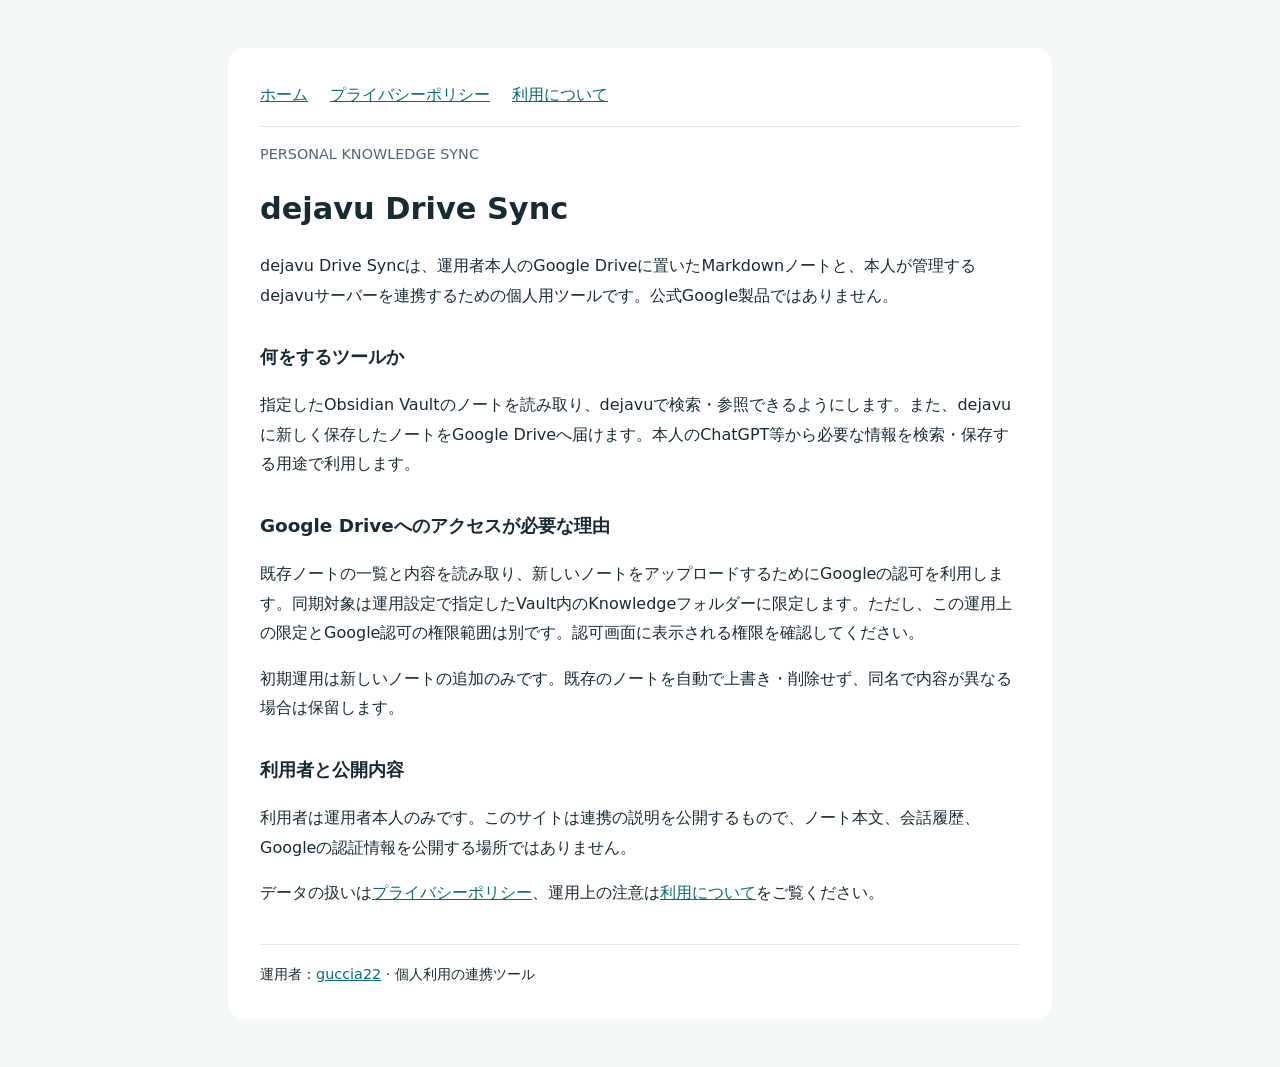
<file: index.html>
<!doctype html>
<html lang="ja"><head><meta charset="utf-8"><meta name="viewport" content="width=device-width,initial-scale=1"><title>ホーム | dejavu Drive Sync</title><link rel="stylesheet" href="style.css"></head><body><main><nav><a href="index.html">ホーム</a><a href="privacy.html">プライバシーポリシー</a><a href="terms.html">利用について</a></nav><p class="label">PERSONAL KNOWLEDGE SYNC</p><h1>dejavu Drive Sync</h1><p>dejavu Drive Syncは、運用者本人のGoogle Driveに置いたMarkdownノートと、本人が管理するdejavuサーバーを連携するための個人用ツールです。公式Google製品ではありません。</p><h2>何をするツールか</h2><p>指定したObsidian Vaultのノートを読み取り、dejavuで検索・参照できるようにします。また、dejavuに新しく保存したノートをGoogle Driveへ届けます。本人のChatGPT等から必要な情報を検索・保存する用途で利用します。</p><h2>Google Driveへのアクセスが必要な理由</h2><p>既存ノートの一覧と内容を読み取り、新しいノートをアップロードするためにGoogleの認可を利用します。同期対象は運用設定で指定したVault内のKnowledgeフォルダーに限定します。ただし、この運用上の限定とGoogle認可の権限範囲は別です。認可画面に表示される権限を確認してください。</p><p>初期運用は新しいノートの追加のみです。既存のノートを自動で上書き・削除せず、同名で内容が異なる場合は保留します。</p><h2>利用者と公開内容</h2><p>利用者は運用者本人のみです。このサイトは連携の説明を公開するもので、ノート本文、会話履歴、Googleの認証情報を公開する場所ではありません。</p><p>データの扱いは<a href="privacy.html">プライバシーポリシー</a>、運用上の注意は<a href="terms.html">利用について</a>をご覧ください。</p><footer>運用者：<a href="https://github.com/guccia22">guccia22</a> · 個人利用の連携ツール</footer></main></body></html>
</file>
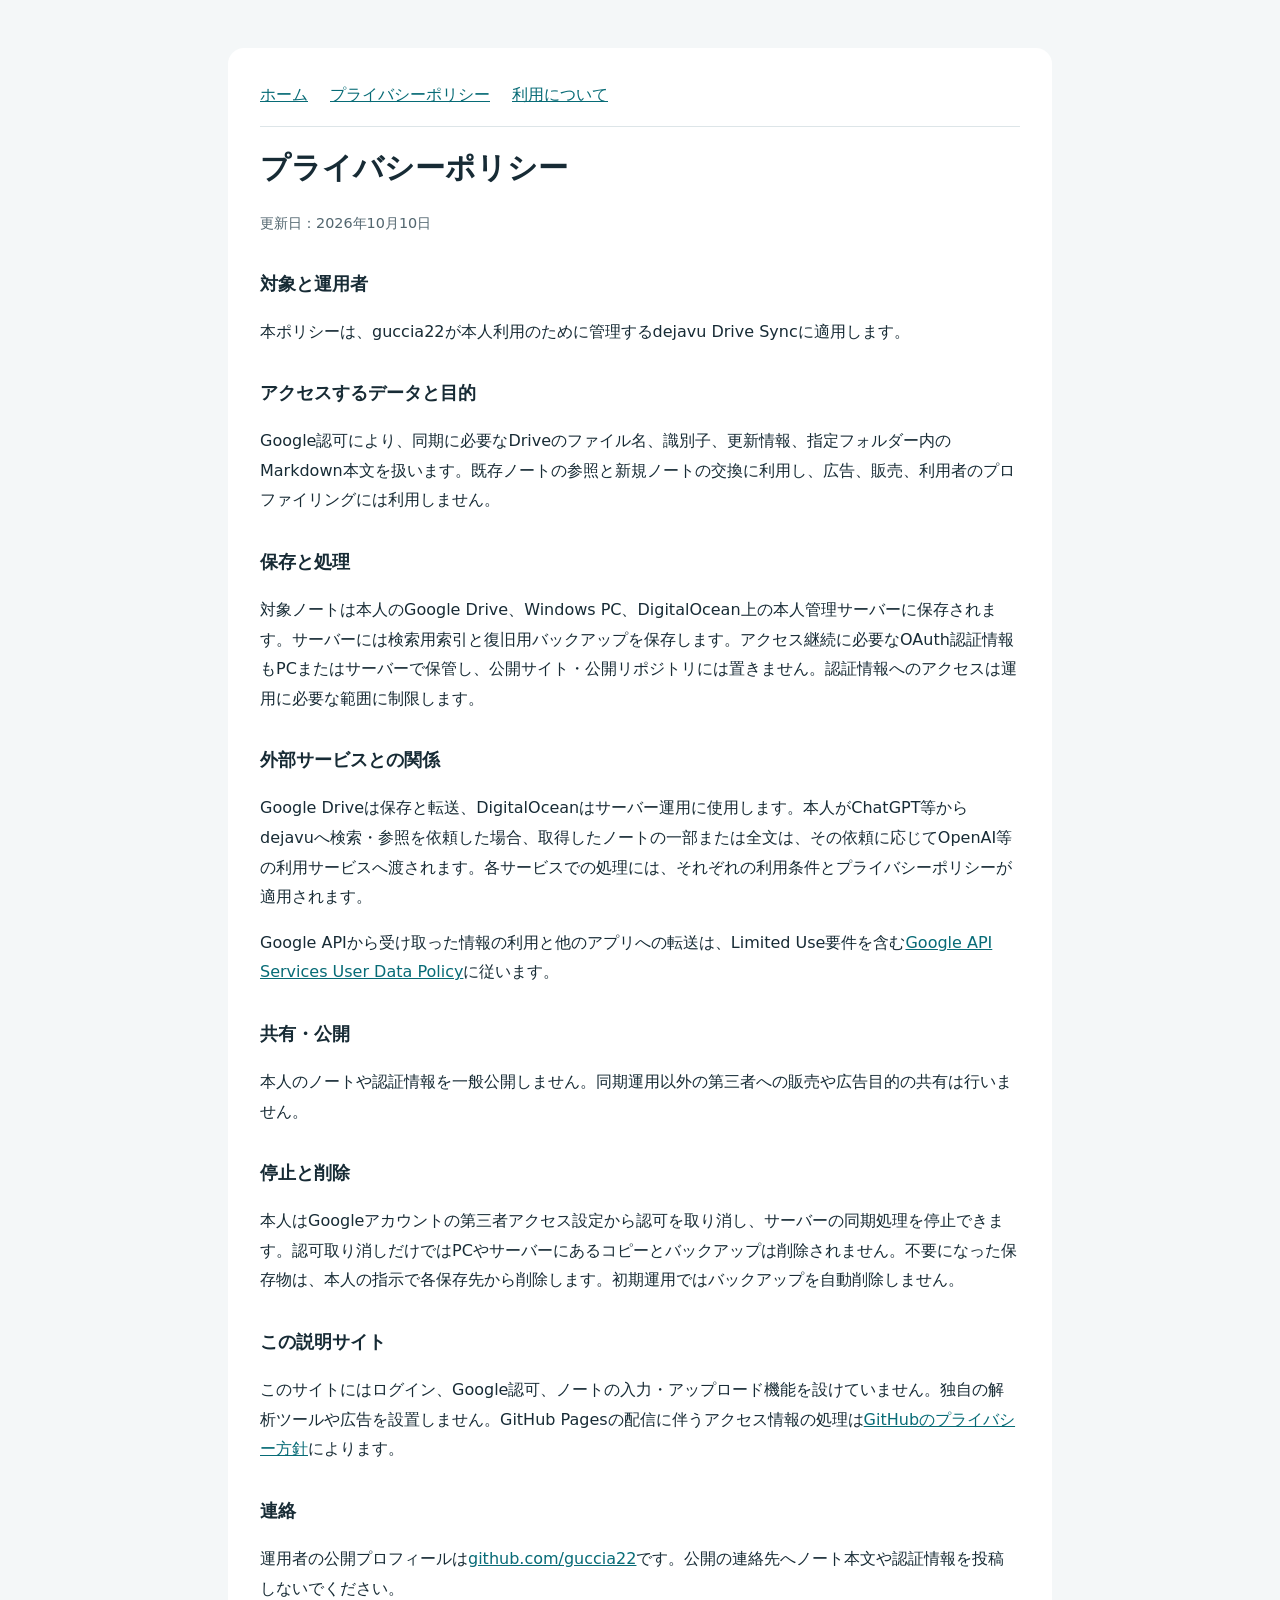
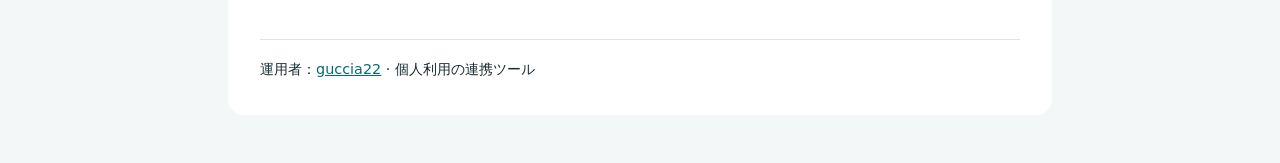
<file: privacy.html>
<!doctype html>
<html lang="ja"><head><meta charset="utf-8"><meta name="viewport" content="width=device-width,initial-scale=1"><title>プライバシーポリシー | dejavu Drive Sync</title><link rel="stylesheet" href="style.css"></head><body><main><nav><a href="index.html">ホーム</a><a href="privacy.html">プライバシーポリシー</a><a href="terms.html">利用について</a></nav><h1>プライバシーポリシー</h1><p class="label">更新日：2026年10月10日</p><h2>対象と運用者</h2><p>本ポリシーは、guccia22が本人利用のために管理するdejavu Drive Syncに適用します。</p><h2>アクセスするデータと目的</h2><p>Google認可により、同期に必要なDriveのファイル名、識別子、更新情報、指定フォルダー内のMarkdown本文を扱います。既存ノートの参照と新規ノートの交換に利用し、広告、販売、利用者のプロファイリングには利用しません。</p><h2>保存と処理</h2><p>対象ノートは本人のGoogle Drive、Windows PC、DigitalOcean上の本人管理サーバーに保存されます。サーバーには検索用索引と復旧用バックアップを保存します。アクセス継続に必要なOAuth認証情報もPCまたはサーバーで保管し、公開サイト・公開リポジトリには置きません。認証情報へのアクセスは運用に必要な範囲に制限します。</p><h2>外部サービスとの関係</h2><p>Google Driveは保存と転送、DigitalOceanはサーバー運用に使用します。本人がChatGPT等からdejavuへ検索・参照を依頼した場合、取得したノートの一部または全文は、その依頼に応じてOpenAI等の利用サービスへ渡されます。各サービスでの処理には、それぞれの利用条件とプライバシーポリシーが適用されます。</p><p>Google APIから受け取った情報の利用と他のアプリへの転送は、Limited Use要件を含む<a href="https://developers.google.com/terms/api-services-user-data-policy">Google API Services User Data Policy</a>に従います。</p><h2>共有・公開</h2><p>本人のノートや認証情報を一般公開しません。同期運用以外の第三者への販売や広告目的の共有は行いません。</p><h2>停止と削除</h2><p>本人はGoogleアカウントの第三者アクセス設定から認可を取り消し、サーバーの同期処理を停止できます。認可取り消しだけではPCやサーバーにあるコピーとバックアップは削除されません。不要になった保存物は、本人の指示で各保存先から削除します。初期運用ではバックアップを自動削除しません。</p><h2>この説明サイト</h2><p>このサイトにはログイン、Google認可、ノートの入力・アップロード機能を設けていません。独自の解析ツールや広告を設置しません。GitHub Pagesの配信に伴うアクセス情報の処理は<a href="https://docs.github.com/en/site-policy/privacy-policies/github-general-privacy-statement">GitHubのプライバシー方針</a>によります。</p><h2>連絡</h2><p>運用者の公開プロフィールは<a href="https://github.com/guccia22">github.com/guccia22</a>です。公開の連絡先へノート本文や認証情報を投稿しないでください。</p><footer>運用者：<a href="https://github.com/guccia22">guccia22</a> · 個人利用の連携ツール</footer></main></body></html>
</file>
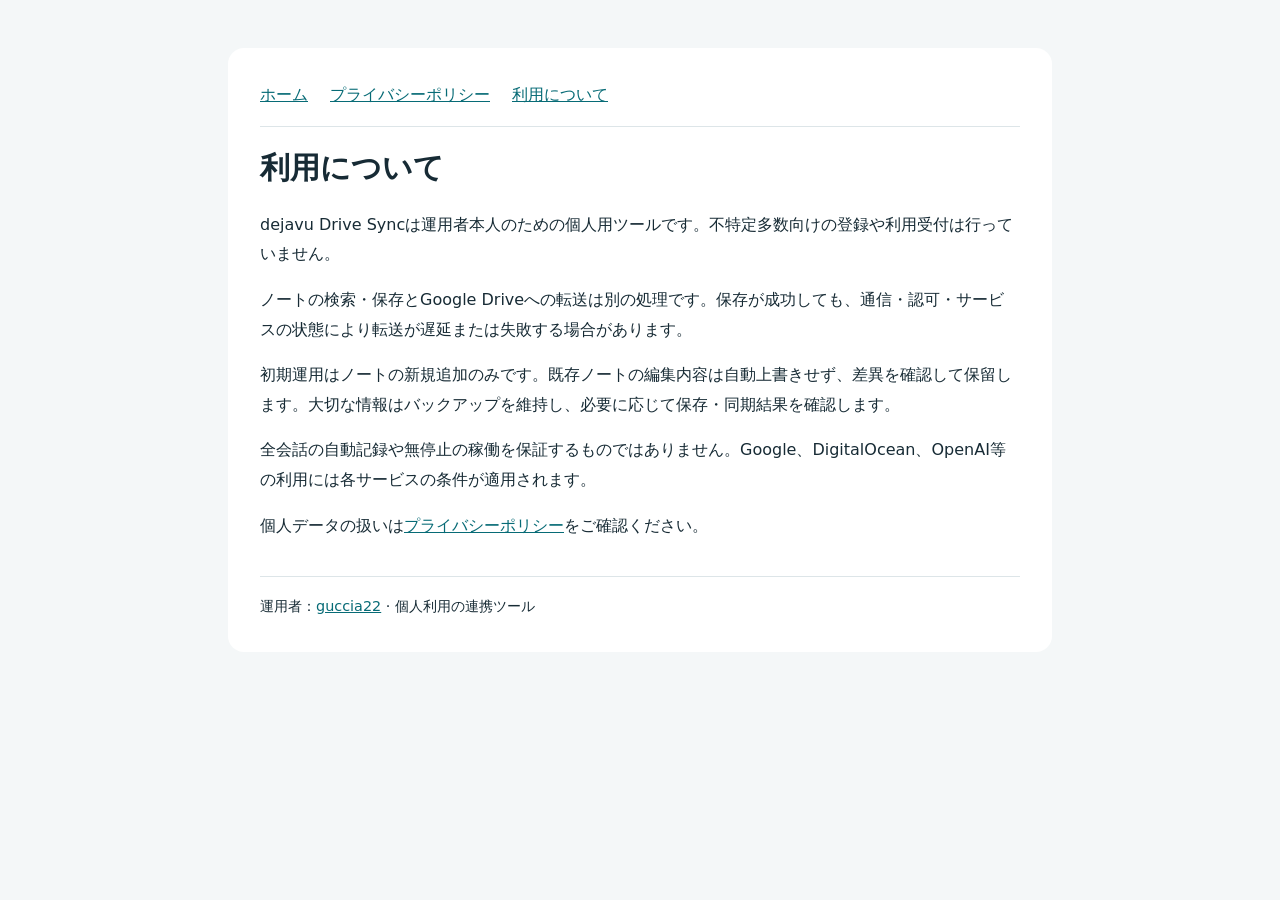
<file: terms.html>
<!doctype html>
<html lang="ja"><head><meta charset="utf-8"><meta name="viewport" content="width=device-width,initial-scale=1"><title>利用について | dejavu Drive Sync</title><link rel="stylesheet" href="style.css"></head><body><main><nav><a href="index.html">ホーム</a><a href="privacy.html">プライバシーポリシー</a><a href="terms.html">利用について</a></nav><h1>利用について</h1><p>dejavu Drive Syncは運用者本人のための個人用ツールです。不特定多数向けの登録や利用受付は行っていません。</p><p>ノートの検索・保存とGoogle Driveへの転送は別の処理です。保存が成功しても、通信・認可・サービスの状態により転送が遅延または失敗する場合があります。</p><p>初期運用はノートの新規追加のみです。既存ノートの編集内容は自動上書きせず、差異を確認して保留します。大切な情報はバックアップを維持し、必要に応じて保存・同期結果を確認します。</p><p>全会話の自動記録や無停止の稼働を保証するものではありません。Google、DigitalOcean、OpenAI等の利用には各サービスの条件が適用されます。</p><p>個人データの扱いは<a href="privacy.html">プライバシーポリシー</a>をご確認ください。</p><footer>運用者：<a href="https://github.com/guccia22">guccia22</a> · 個人利用の連携ツール</footer></main></body></html>
</file>
<file: style.css>
:root{font-family:system-ui,-apple-system,"Segoe UI",sans-serif;color:#172b35;background:#f4f7f8;line-height:1.85}body{margin:0}main{max-width:760px;margin:48px auto;padding:32px;background:white;border-radius:16px}h1{font-size:1.9rem;line-height:1.4}h2{font-size:1.15rem;margin-top:30px}a{color:#076b76}nav{display:flex;gap:22px;flex-wrap:wrap;border-bottom:1px solid #dde5e8;padding-bottom:16px}.label{color:#52666f;font-size:.9rem}footer{margin-top:36px;border-top:1px solid #dde5e8;padding-top:16px;font-size:.9rem}@media(max-width:600px){main{margin:16px;padding:22px}}
</file>
